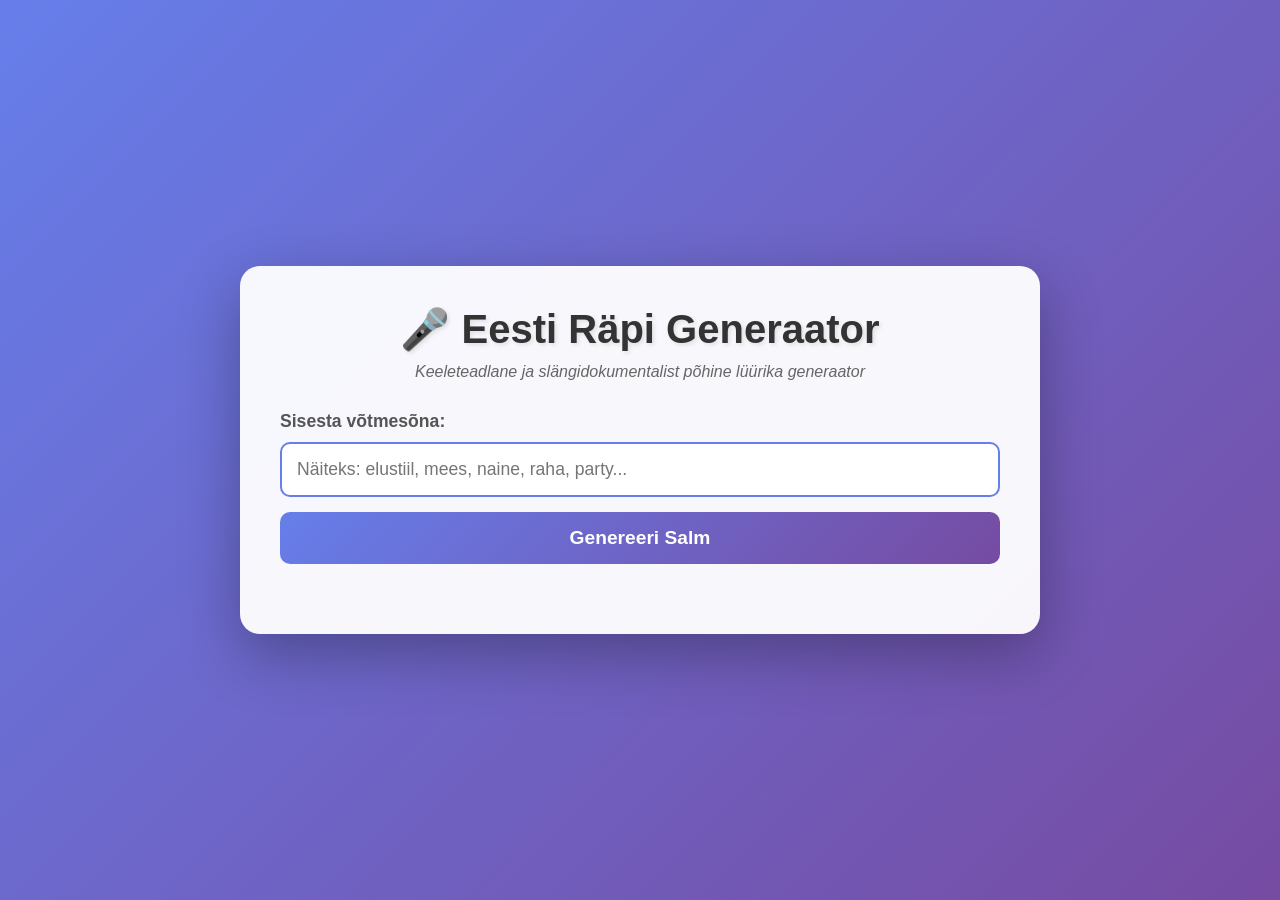
<file: index.html>
<!DOCTYPE html>
<html lang="et">
<head>
    <meta charset="UTF-8">
    <meta name="viewport" content="width=device-width, initial-scale=1.0">
    <title>Eesti Räpi Generaator</title>
    <style>
        * {
            margin: 0;
            padding: 0;
            box-sizing: border-box;
        }

        body {
            font-family: 'Arial', sans-serif;
            background: linear-gradient(135deg, #667eea 0%, #764ba2 100%);
            min-height: 100vh;
            display: flex;
            justify-content: center;
            align-items: center;
            padding: 20px;
        }

        .container {
            background: rgba(255, 255, 255, 0.95);
            border-radius: 20px;
            padding: 40px;
            max-width: 800px;
            width: 100%;
            box-shadow: 0 20px 60px rgba(0, 0, 0, 0.3);
        }

        h1 {
            text-align: center;
            color: #333;
            margin-bottom: 10px;
            font-size: 2.5em;
            text-shadow: 2px 2px 4px rgba(0, 0, 0, 0.1);
        }

        .subtitle {
            text-align: center;
            color: #666;
            margin-bottom: 30px;
            font-style: italic;
        }

        .input-section {
            margin-bottom: 30px;
        }

        label {
            display: block;
            margin-bottom: 10px;
            color: #555;
            font-weight: bold;
            font-size: 1.1em;
        }

        input[type="text"] {
            width: 100%;
            padding: 15px;
            border: 2px solid #667eea;
            border-radius: 10px;
            font-size: 1.1em;
            transition: all 0.3s;
        }

        input[type="text"]:focus {
            outline: none;
            border-color: #764ba2;
            box-shadow: 0 0 10px rgba(118, 75, 162, 0.3);
        }

        button {
            width: 100%;
            padding: 15px;
            background: linear-gradient(135deg, #667eea 0%, #764ba2 100%);
            color: white;
            border: none;
            border-radius: 10px;
            font-size: 1.2em;
            font-weight: bold;
            cursor: pointer;
            transition: transform 0.2s, box-shadow 0.2s;
            margin-top: 15px;
        }

        button:hover {
            transform: translateY(-2px);
            box-shadow: 0 5px 15px rgba(0, 0, 0, 0.3);
        }

        button:active {
            transform: translateY(0);
        }

        .output-section {
            margin-top: 30px;
            padding: 25px;
            background: #f8f9fa;
            border-radius: 10px;
            border-left: 5px solid #667eea;
            min-height: 200px;
        }

        .output-section h2 {
            color: #333;
            margin-bottom: 15px;
        }

        .verse {
            font-size: 1.2em;
            line-height: 1.8;
            color: #333;
            white-space: pre-wrap;
            font-family: 'Courier New', monospace;
        }

        .hidden {
            display: none;
        }

        .loading {
            text-align: center;
            color: #667eea;
            font-style: italic;
        }

        .keyword-highlight {
            color: #764ba2;
            font-weight: bold;
        }

        @keyframes fadeIn {
            from {
                opacity: 0;
                transform: translateY(20px);
            }
            to {
                opacity: 1;
                transform: translateY(0);
            }
        }

        .fade-in {
            animation: fadeIn 0.5s ease-in;
        }
    </style>
</head>
<body>
    <div class="container">
        <h1>🎤 Eesti Räpi Generaator</h1>
        <p class="subtitle">Keeleteadlane ja slängidokumentalist põhine lüürika generaator</p>

        <div class="input-section">
            <label for="keyword">Sisesta võtmesõna:</label>
            <input type="text" id="keyword" placeholder="Näiteks: elustiil, mees, naine, raha, party..." />
            <button onclick="generateVerse()">Genereeri Salm</button>
        </div>

        <div class="output-section hidden" id="output">
            <h2>Sinu salm:</h2>
            <div class="verse" id="verse"></div>
        </div>
    </div>

    <script src="slang-data.js"></script>
    <script src="app.js"></script>
</body>
</html>
</file>
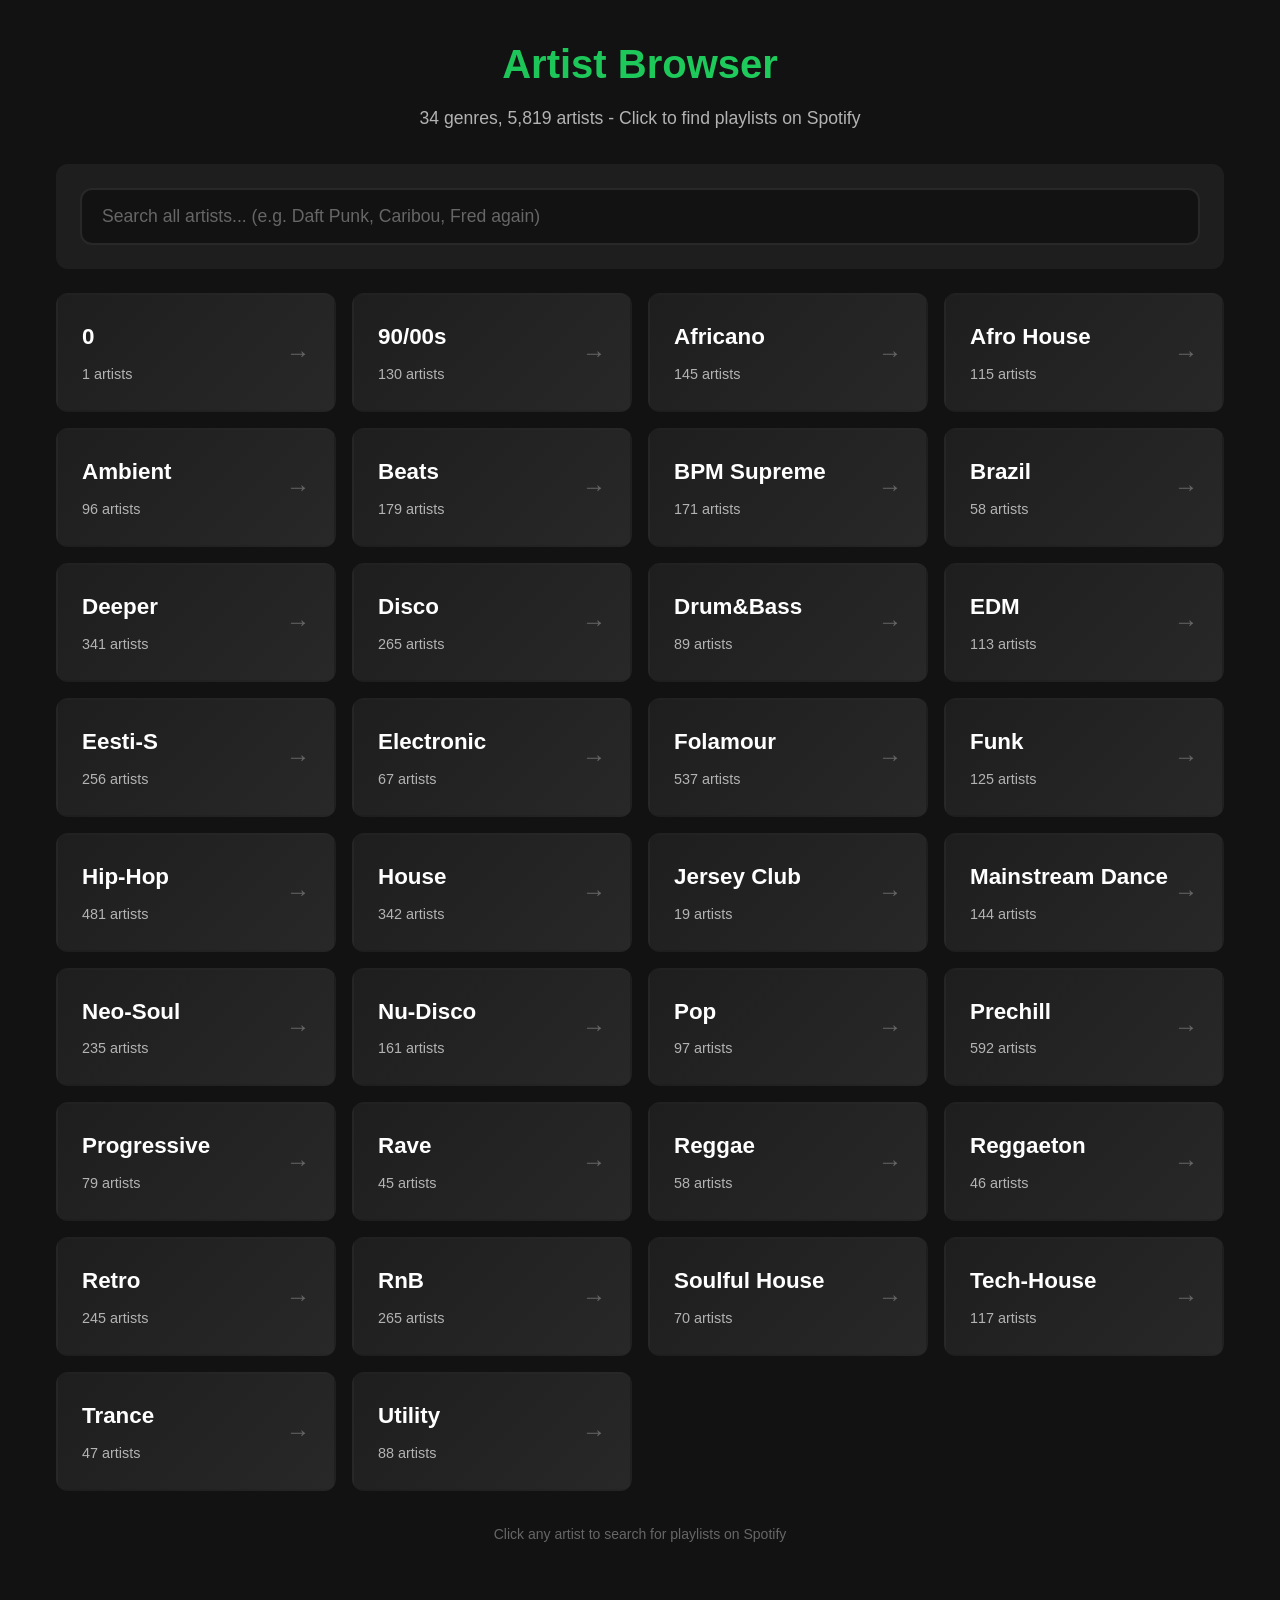
<file: spotify-discovery-v2/index.html>
<!DOCTYPE html>
<html lang="en">
<head>
    <meta charset="UTF-8">
    <meta name="viewport" content="width=device-width, initial-scale=1.0">
    <title>Artist Browser - Discover 5,819 Artists by Genre</title>
    <link rel="stylesheet" href="style.css?v=5">
</head>
<body>
    <div class="container">
        <header>
            <h1>Artist Browser</h1>
            <p class="subtitle">34 genres, 5,819 artists - Click to find playlists on Spotify</p>
        </header>

        <!-- Search -->
        <section id="search-section" class="card">
            <div class="search-container">
                <input
                    type="text"
                    id="search-input"
                    placeholder="Search all artists... (e.g. Daft Punk, Caribou, Fred again)"
                    autocomplete="off"
                >
                <span id="match-count" class="match-count"></span>
            </div>
        </section>

        <!-- Loading -->
        <section id="loading-section" class="card">
            <div class="loader"></div>
            <p>Loading artists...</p>
        </section>

        <!-- Main Genres (Initial View) -->
        <section id="main-genres-section" class="hidden">
            <div id="main-genres-grid" class="main-genres-grid">
                <!-- Genre cards will be inserted here -->
            </div>
        </section>

        <!-- Search Results -->
        <section id="search-results-section" class="hidden">
            <div class="results-header">
                <h2>Search Results</h2>
                <button id="clear-search" class="btn btn-small">Clear Search</button>
            </div>
            <div id="search-results-grid" class="artists-grid">
                <!-- Search results will be inserted here -->
            </div>
        </section>

        <!-- Artists View (When Genre Clicked) -->
        <section id="artists-section" class="hidden">
            <div class="artists-header">
                <button id="back-btn" class="btn btn-back">&larr; Back to Genres</button>
                <h2 id="artists-title">Artists</h2>
                <span id="artists-count" class="artists-count"></span>
            </div>
            <div id="artists-grid" class="artists-grid">
                <!-- Artists will be inserted here -->
            </div>
        </section>

        <footer>
            <p>Click any artist to search for playlists on Spotify</p>
        </footer>
    </div>

    <script src="app.js?v=5"></script>
</body>
</html>
</file>
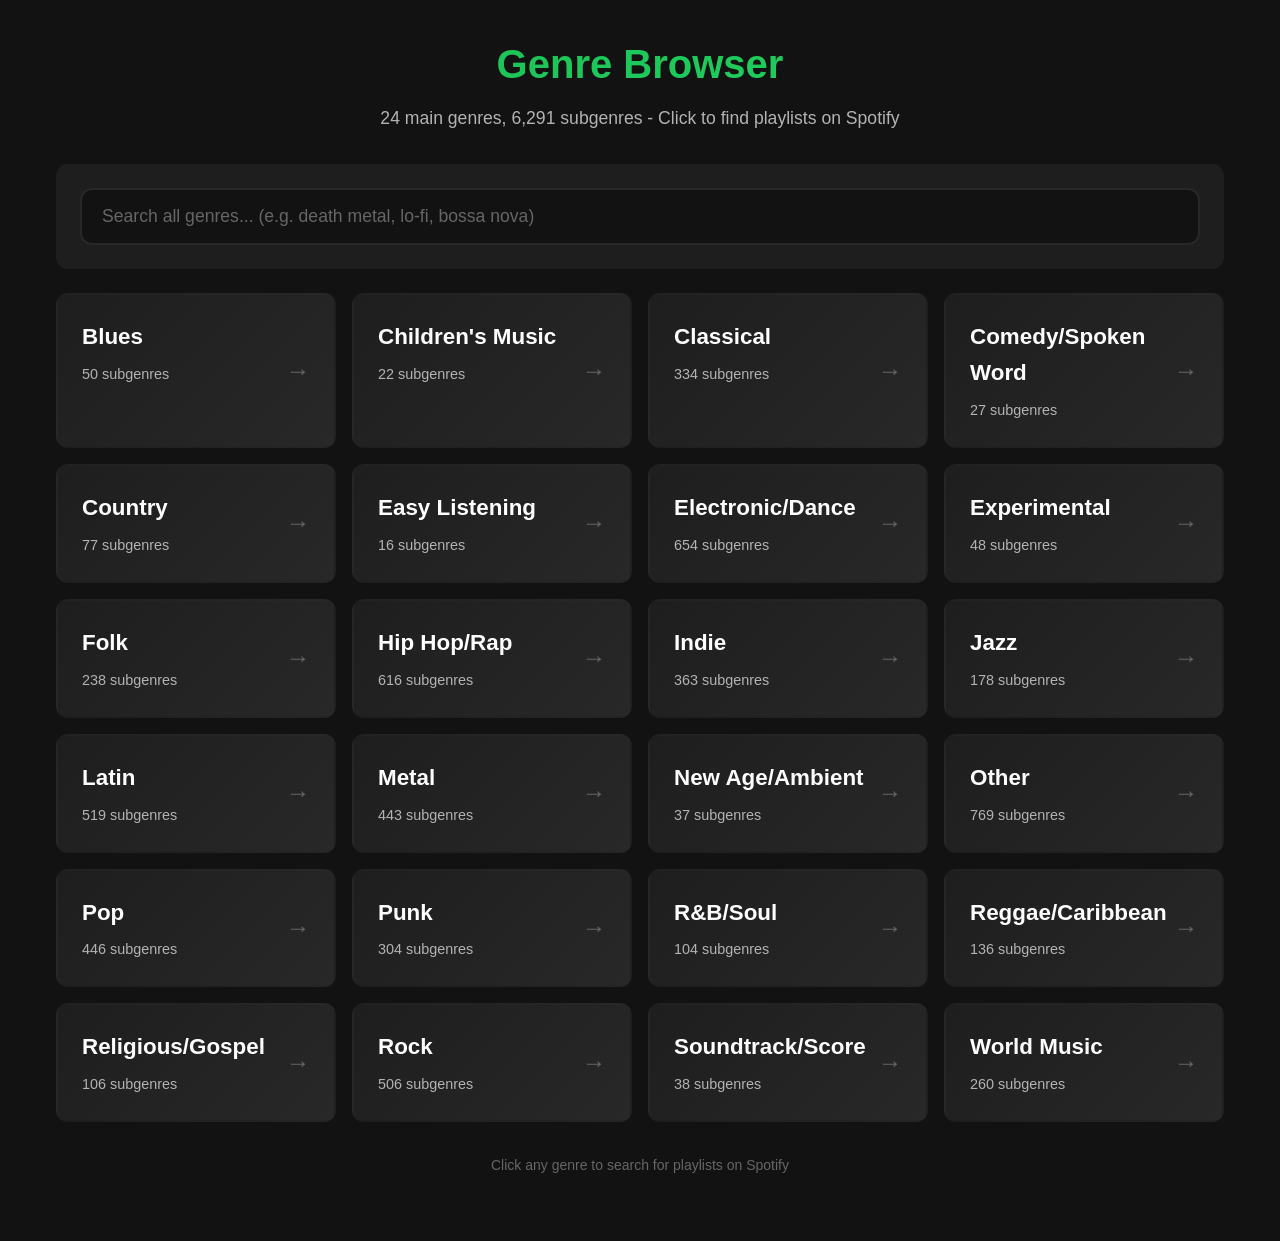
<file: spotify-discovery/index.html>
<!DOCTYPE html>
<html lang="en">
<head>
    <meta charset="UTF-8">
    <meta name="viewport" content="width=device-width, initial-scale=1.0">
    <title>Genre Browser - Discover 6,291 Music Genres</title>
    <link rel="stylesheet" href="style.css?v=3">
</head>
<body>
    <div class="container">
        <header>
            <h1>Genre Browser</h1>
            <p class="subtitle">24 main genres, 6,291 subgenres - Click to find playlists on Spotify</p>
        </header>

        <!-- Search -->
        <section id="search-section" class="card">
            <div class="search-container">
                <input
                    type="text"
                    id="search-input"
                    placeholder="Search all genres... (e.g. death metal, lo-fi, bossa nova)"
                    autocomplete="off"
                >
                <span id="match-count" class="match-count"></span>
            </div>
        </section>

        <!-- Loading -->
        <section id="loading-section" class="card">
            <div class="loader"></div>
            <p>Loading genres...</p>
        </section>

        <!-- Main Genres (Initial View) -->
        <section id="main-genres-section" class="hidden">
            <div id="main-genres-grid" class="main-genres-grid">
                <!-- Main genre cards will be inserted here -->
            </div>
        </section>

        <!-- Search Results -->
        <section id="search-results-section" class="hidden">
            <div class="results-header">
                <h2>Search Results</h2>
                <button id="clear-search" class="btn btn-small">Clear Search</button>
            </div>
            <div id="search-results-grid" class="genres-grid">
                <!-- Search results will be inserted here -->
            </div>
        </section>

        <!-- Expanded Subgenres View -->
        <section id="subgenres-section" class="hidden">
            <div class="subgenres-header">
                <button id="back-btn" class="btn btn-back">&larr; Back to Main Genres</button>
                <h2 id="subgenres-title">Subgenres</h2>
                <span id="subgenres-count" class="subgenres-count"></span>
            </div>
            <div id="subgenres-grid" class="genres-grid">
                <!-- Subgenres will be inserted here -->
            </div>
        </section>

        <footer>
            <p>Click any genre to search for playlists on Spotify</p>
        </footer>
    </div>

    <script src="app.js?v=3"></script>
</body>
</html>
</file>
<file: spotify-discovery-v2/style.css>
/* CSS Variables */
:root {
    --spotify-green: #1DB954;
    --spotify-green-dark: #1aa34a;
    --bg-dark: #121212;
    --bg-card: #1e1e1e;
    --bg-card-hover: #282828;
    --bg-genre: #2a2a2a;
    --bg-genre-hover: #3a3a3a;
    --text-primary: #ffffff;
    --text-secondary: #b3b3b3;
    --text-muted: #666666;
    --border-radius: 12px;
    --border-radius-sm: 8px;
}

/* Reset & Base */
* {
    margin: 0;
    padding: 0;
    box-sizing: border-box;
}

body {
    font-family: -apple-system, BlinkMacSystemFont, 'Segoe UI', Roboto, Oxygen, Ubuntu, sans-serif;
    background: var(--bg-dark);
    color: var(--text-primary);
    min-height: 100vh;
    line-height: 1.6;
}

/* Layout */
.container {
    max-width: 1200px;
    margin: 0 auto;
    padding: 2rem 1rem;
}

/* Header */
header {
    text-align: center;
    margin-bottom: 2rem;
}

header h1 {
    font-size: 2.5rem;
    font-weight: 700;
    margin-bottom: 0.5rem;
    background: linear-gradient(135deg, var(--spotify-green), #1ed760);
    -webkit-background-clip: text;
    -webkit-text-fill-color: transparent;
    background-clip: text;
}

.subtitle {
    color: var(--text-secondary);
    font-size: 1.1rem;
}

/* Cards */
.card {
    background: var(--bg-card);
    border-radius: var(--border-radius);
    padding: 1.5rem;
    margin-bottom: 1.5rem;
}

/* Search Container */
.search-container {
    position: relative;
}

#search-input {
    width: 100%;
    padding: 1rem 1.25rem;
    padding-right: 100px;
    font-size: 1.1rem;
    background: var(--bg-dark);
    border: 2px solid var(--bg-card-hover);
    border-radius: var(--border-radius);
    color: var(--text-primary);
    transition: border-color 0.2s ease;
}

#search-input:focus {
    outline: none;
    border-color: var(--spotify-green);
}

#search-input::placeholder {
    color: var(--text-muted);
}

.match-count {
    position: absolute;
    right: 1rem;
    top: 50%;
    transform: translateY(-50%);
    color: var(--spotify-green);
    font-size: 0.875rem;
    font-weight: 600;
}

/* Buttons */
.btn {
    display: inline-flex;
    align-items: center;
    justify-content: center;
    gap: 0.5rem;
    padding: 0.75rem 1.25rem;
    font-size: 0.95rem;
    font-weight: 600;
    border: none;
    border-radius: 50px;
    cursor: pointer;
    transition: all 0.2s ease;
    text-decoration: none;
}

.btn-back {
    background: var(--bg-genre);
    color: var(--text-primary);
}

.btn-back:hover {
    background: var(--bg-genre-hover);
}

.btn-small {
    padding: 0.5rem 1rem;
    font-size: 0.85rem;
    background: var(--bg-genre);
    color: var(--text-secondary);
}

.btn-small:hover {
    background: var(--bg-genre-hover);
    color: var(--text-primary);
}

/* Loading */
.loader {
    width: 48px;
    height: 48px;
    border: 4px solid var(--bg-card-hover);
    border-top-color: var(--spotify-green);
    border-radius: 50%;
    animation: spin 1s linear infinite;
    margin: 0 auto 1rem;
}

@keyframes spin {
    to { transform: rotate(360deg); }
}

#loading-section {
    text-align: center;
    padding: 3rem 1.5rem;
}

/* ================================
   MAIN GENRES GRID - Big Cards
   ================================ */
.main-genres-grid {
    display: grid;
    grid-template-columns: repeat(auto-fill, minmax(260px, 1fr));
    gap: 1rem;
}

.main-genre-card {
    background: linear-gradient(135deg, var(--bg-card) 0%, var(--bg-card-hover) 100%);
    border-radius: var(--border-radius);
    padding: 1.5rem;
    cursor: pointer;
    transition: all 0.3s ease;
    border: 2px solid transparent;
    position: relative;
    overflow: hidden;
}

.main-genre-card::before {
    content: '';
    position: absolute;
    top: 0;
    left: 0;
    right: 0;
    height: 4px;
    background: var(--spotify-green);
    transform: scaleX(0);
    transition: transform 0.3s ease;
}

.main-genre-card:hover {
    transform: translateY(-4px);
    border-color: var(--spotify-green);
    box-shadow: 0 8px 30px rgba(29, 185, 84, 0.2);
}

.main-genre-card:hover::before {
    transform: scaleX(1);
}

.main-genre-name {
    font-size: 1.4rem;
    font-weight: 700;
    color: var(--text-primary);
    margin-bottom: 0.5rem;
}

.main-genre-count {
    font-size: 0.9rem;
    color: var(--text-secondary);
}

.main-genre-arrow {
    position: absolute;
    right: 1.5rem;
    top: 50%;
    transform: translateY(-50%);
    font-size: 1.5rem;
    color: var(--text-muted);
    transition: all 0.3s ease;
}

.main-genre-card:hover .main-genre-arrow {
    color: var(--spotify-green);
    transform: translateY(-50%) translateX(4px);
}

/* ================================
   ARTISTS VIEW
   ================================ */
.artists-header {
    display: flex;
    align-items: center;
    gap: 1rem;
    margin-bottom: 1.5rem;
    flex-wrap: wrap;
}

.artists-header h2 {
    font-size: 1.75rem;
    color: var(--spotify-green);
    flex: 1;
}

.artists-count {
    color: var(--text-secondary);
    font-size: 0.95rem;
}

/* ================================
   SEARCH RESULTS
   ================================ */
.results-header {
    display: flex;
    align-items: center;
    justify-content: space-between;
    margin-bottom: 1.5rem;
}

.results-header h2 {
    font-size: 1.5rem;
    color: var(--text-primary);
}

/* ================================
   ARTIST TAGS (clickable pills)
   ================================ */
.artists-grid {
    display: flex;
    flex-wrap: wrap;
    gap: 0.5rem;
}

.artist-tag {
    display: inline-flex;
    align-items: center;
    padding: 0.6rem 1rem;
    background: var(--bg-genre);
    border-radius: 50px;
    color: var(--text-primary);
    font-size: 0.9rem;
    text-decoration: none;
    transition: all 0.2s ease;
    cursor: pointer;
}

.artist-tag:hover {
    background: var(--spotify-green);
    color: var(--bg-dark);
    transform: translateY(-2px);
    box-shadow: 0 4px 12px rgba(29, 185, 84, 0.3);
}

/* Search result highlight */
.artist-tag mark {
    background: transparent;
    color: var(--spotify-green);
    font-weight: 700;
}

.artist-tag:hover mark {
    color: var(--bg-dark);
}

/* Genre badge in search results */
.artist-tag .genre-badge {
    margin-left: 0.5rem;
    padding: 0.15rem 0.5rem;
    background: rgba(255,255,255,0.1);
    border-radius: 20px;
    font-size: 0.7rem;
    color: var(--text-muted);
}

.artist-tag:hover .genre-badge {
    background: rgba(0,0,0,0.2);
    color: var(--bg-dark);
}

/* Footer */
footer {
    text-align: center;
    padding: 2rem 0;
    color: var(--text-muted);
    font-size: 0.875rem;
}

/* Utility */
.hidden {
    display: none !important;
}

/* Responsive */
@media (max-width: 768px) {
    .container {
        padding: 1rem;
    }

    header h1 {
        font-size: 1.75rem;
    }

    .main-genres-grid {
        grid-template-columns: repeat(auto-fill, minmax(200px, 1fr));
    }

    .main-genre-name {
        font-size: 1.2rem;
    }

    .artists-header {
        flex-direction: column;
        align-items: flex-start;
    }

    .artist-tag {
        padding: 0.5rem 0.875rem;
        font-size: 0.85rem;
    }
}

@media (max-width: 480px) {
    .main-genres-grid {
        grid-template-columns: 1fr;
    }
}

/* Scrollbar */
::-webkit-scrollbar {
    width: 8px;
}

::-webkit-scrollbar-track {
    background: var(--bg-dark);
}

::-webkit-scrollbar-thumb {
    background: var(--bg-card-hover);
    border-radius: 4px;
}

::-webkit-scrollbar-thumb:hover {
    background: var(--text-muted);
}
</file>
<file: spotify-discovery/style.css>
/* CSS Variables */
:root {
    --spotify-green: #1DB954;
    --spotify-green-dark: #1aa34a;
    --bg-dark: #121212;
    --bg-card: #1e1e1e;
    --bg-card-hover: #282828;
    --bg-genre: #2a2a2a;
    --bg-genre-hover: #3a3a3a;
    --text-primary: #ffffff;
    --text-secondary: #b3b3b3;
    --text-muted: #666666;
    --border-radius: 12px;
    --border-radius-sm: 8px;
}

/* Reset & Base */
* {
    margin: 0;
    padding: 0;
    box-sizing: border-box;
}

body {
    font-family: -apple-system, BlinkMacSystemFont, 'Segoe UI', Roboto, Oxygen, Ubuntu, sans-serif;
    background: var(--bg-dark);
    color: var(--text-primary);
    min-height: 100vh;
    line-height: 1.6;
}

/* Layout */
.container {
    max-width: 1200px;
    margin: 0 auto;
    padding: 2rem 1rem;
}

/* Header */
header {
    text-align: center;
    margin-bottom: 2rem;
}

header h1 {
    font-size: 2.5rem;
    font-weight: 700;
    margin-bottom: 0.5rem;
    background: linear-gradient(135deg, var(--spotify-green), #1ed760);
    -webkit-background-clip: text;
    -webkit-text-fill-color: transparent;
    background-clip: text;
}

.subtitle {
    color: var(--text-secondary);
    font-size: 1.1rem;
}

/* Cards */
.card {
    background: var(--bg-card);
    border-radius: var(--border-radius);
    padding: 1.5rem;
    margin-bottom: 1.5rem;
}

/* Search Container */
.search-container {
    position: relative;
}

#search-input {
    width: 100%;
    padding: 1rem 1.25rem;
    padding-right: 100px;
    font-size: 1.1rem;
    background: var(--bg-dark);
    border: 2px solid var(--bg-card-hover);
    border-radius: var(--border-radius);
    color: var(--text-primary);
    transition: border-color 0.2s ease;
}

#search-input:focus {
    outline: none;
    border-color: var(--spotify-green);
}

#search-input::placeholder {
    color: var(--text-muted);
}

.match-count {
    position: absolute;
    right: 1rem;
    top: 50%;
    transform: translateY(-50%);
    color: var(--spotify-green);
    font-size: 0.875rem;
    font-weight: 600;
}

/* Buttons */
.btn {
    display: inline-flex;
    align-items: center;
    justify-content: center;
    gap: 0.5rem;
    padding: 0.75rem 1.25rem;
    font-size: 0.95rem;
    font-weight: 600;
    border: none;
    border-radius: 50px;
    cursor: pointer;
    transition: all 0.2s ease;
    text-decoration: none;
}

.btn-back {
    background: var(--bg-genre);
    color: var(--text-primary);
}

.btn-back:hover {
    background: var(--bg-genre-hover);
}

.btn-small {
    padding: 0.5rem 1rem;
    font-size: 0.85rem;
    background: var(--bg-genre);
    color: var(--text-secondary);
}

.btn-small:hover {
    background: var(--bg-genre-hover);
    color: var(--text-primary);
}

/* Loading */
.loader {
    width: 48px;
    height: 48px;
    border: 4px solid var(--bg-card-hover);
    border-top-color: var(--spotify-green);
    border-radius: 50%;
    animation: spin 1s linear infinite;
    margin: 0 auto 1rem;
}

@keyframes spin {
    to { transform: rotate(360deg); }
}

#loading-section {
    text-align: center;
    padding: 3rem 1.5rem;
}

/* ================================
   MAIN GENRES GRID - Big Cards
   ================================ */
.main-genres-grid {
    display: grid;
    grid-template-columns: repeat(auto-fill, minmax(260px, 1fr));
    gap: 1rem;
}

.main-genre-card {
    background: linear-gradient(135deg, var(--bg-card) 0%, var(--bg-card-hover) 100%);
    border-radius: var(--border-radius);
    padding: 1.5rem;
    cursor: pointer;
    transition: all 0.3s ease;
    border: 2px solid transparent;
    position: relative;
    overflow: hidden;
}

.main-genre-card::before {
    content: '';
    position: absolute;
    top: 0;
    left: 0;
    right: 0;
    height: 4px;
    background: var(--spotify-green);
    transform: scaleX(0);
    transition: transform 0.3s ease;
}

.main-genre-card:hover {
    transform: translateY(-4px);
    border-color: var(--spotify-green);
    box-shadow: 0 8px 30px rgba(29, 185, 84, 0.2);
}

.main-genre-card:hover::before {
    transform: scaleX(1);
}

.main-genre-name {
    font-size: 1.4rem;
    font-weight: 700;
    color: var(--text-primary);
    margin-bottom: 0.5rem;
}

.main-genre-count {
    font-size: 0.9rem;
    color: var(--text-secondary);
}

.main-genre-arrow {
    position: absolute;
    right: 1.5rem;
    top: 50%;
    transform: translateY(-50%);
    font-size: 1.5rem;
    color: var(--text-muted);
    transition: all 0.3s ease;
}

.main-genre-card:hover .main-genre-arrow {
    color: var(--spotify-green);
    transform: translateY(-50%) translateX(4px);
}

/* ================================
   SUBGENRES VIEW
   ================================ */
.subgenres-header {
    display: flex;
    align-items: center;
    gap: 1rem;
    margin-bottom: 1.5rem;
    flex-wrap: wrap;
}

.subgenres-header h2 {
    font-size: 1.75rem;
    color: var(--spotify-green);
    flex: 1;
}

.subgenres-count {
    color: var(--text-secondary);
    font-size: 0.95rem;
}

/* ================================
   SEARCH RESULTS
   ================================ */
.results-header {
    display: flex;
    align-items: center;
    justify-content: space-between;
    margin-bottom: 1.5rem;
}

.results-header h2 {
    font-size: 1.5rem;
    color: var(--text-primary);
}

/* ================================
   SUBGENRE TAGS (clickable pills)
   ================================ */
.genres-grid {
    display: flex;
    flex-wrap: wrap;
    gap: 0.5rem;
}

.genre-tag {
    display: inline-flex;
    align-items: center;
    padding: 0.6rem 1rem;
    background: var(--bg-genre);
    border-radius: 50px;
    color: var(--text-primary);
    font-size: 0.9rem;
    text-decoration: none;
    transition: all 0.2s ease;
    cursor: pointer;
}

.genre-tag:hover {
    background: var(--spotify-green);
    color: var(--bg-dark);
    transform: translateY(-2px);
    box-shadow: 0 4px 12px rgba(29, 185, 84, 0.3);
}

/* Search result highlight */
.genre-tag mark {
    background: transparent;
    color: var(--spotify-green);
    font-weight: 700;
}

.genre-tag:hover mark {
    color: var(--bg-dark);
}

/* Parent genre badge in search results */
.genre-tag .parent-badge {
    margin-left: 0.5rem;
    padding: 0.15rem 0.5rem;
    background: rgba(255,255,255,0.1);
    border-radius: 20px;
    font-size: 0.7rem;
    color: var(--text-muted);
}

.genre-tag:hover .parent-badge {
    background: rgba(0,0,0,0.2);
    color: var(--bg-dark);
}

/* Footer */
footer {
    text-align: center;
    padding: 2rem 0;
    color: var(--text-muted);
    font-size: 0.875rem;
}

/* Utility */
.hidden {
    display: none !important;
}

/* Responsive */
@media (max-width: 768px) {
    .container {
        padding: 1rem;
    }

    header h1 {
        font-size: 1.75rem;
    }

    .main-genres-grid {
        grid-template-columns: repeat(auto-fill, minmax(200px, 1fr));
    }

    .main-genre-name {
        font-size: 1.2rem;
    }

    .subgenres-header {
        flex-direction: column;
        align-items: flex-start;
    }

    .genre-tag {
        padding: 0.5rem 0.875rem;
        font-size: 0.85rem;
    }
}

@media (max-width: 480px) {
    .main-genres-grid {
        grid-template-columns: 1fr;
    }
}

/* Scrollbar */
::-webkit-scrollbar {
    width: 8px;
}

::-webkit-scrollbar-track {
    background: var(--bg-dark);
}

::-webkit-scrollbar-thumb {
    background: var(--bg-card-hover);
    border-radius: 4px;
}

::-webkit-scrollbar-thumb:hover {
    background: var(--text-muted);
}
</file>
